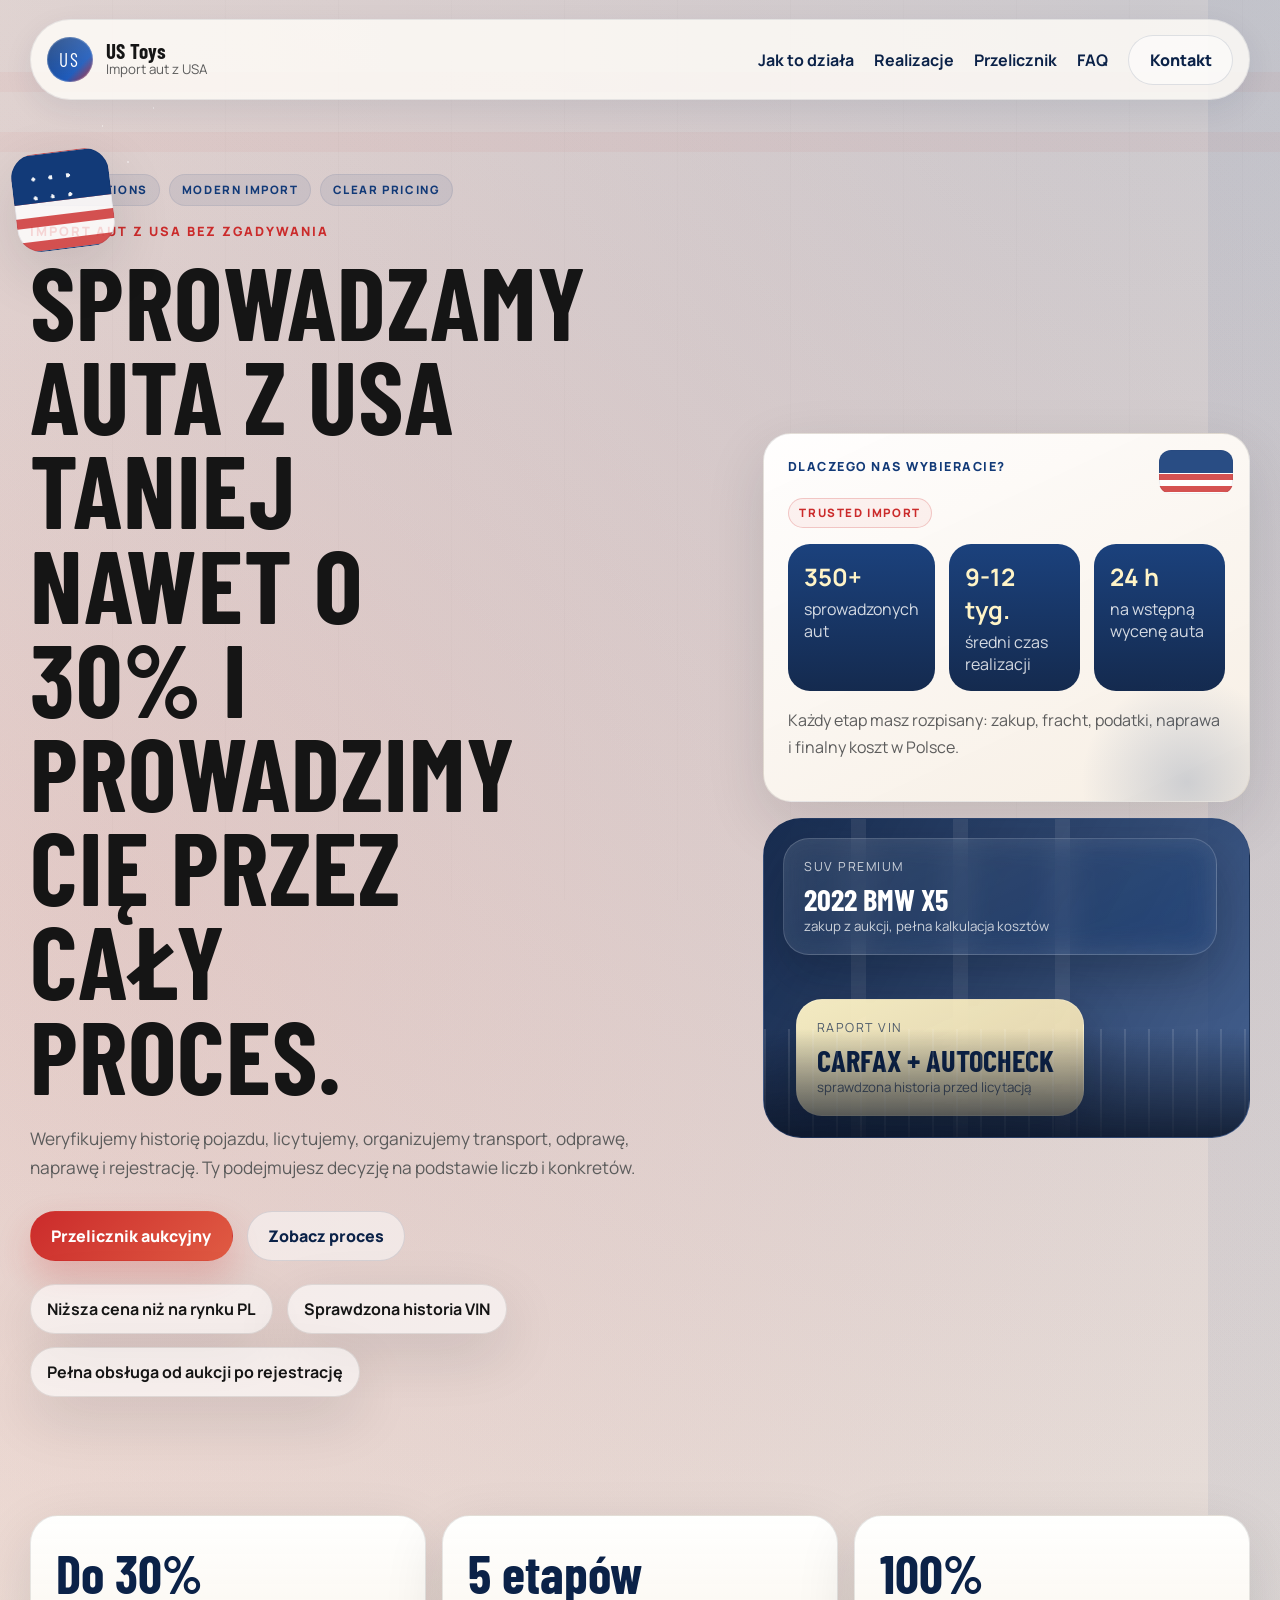
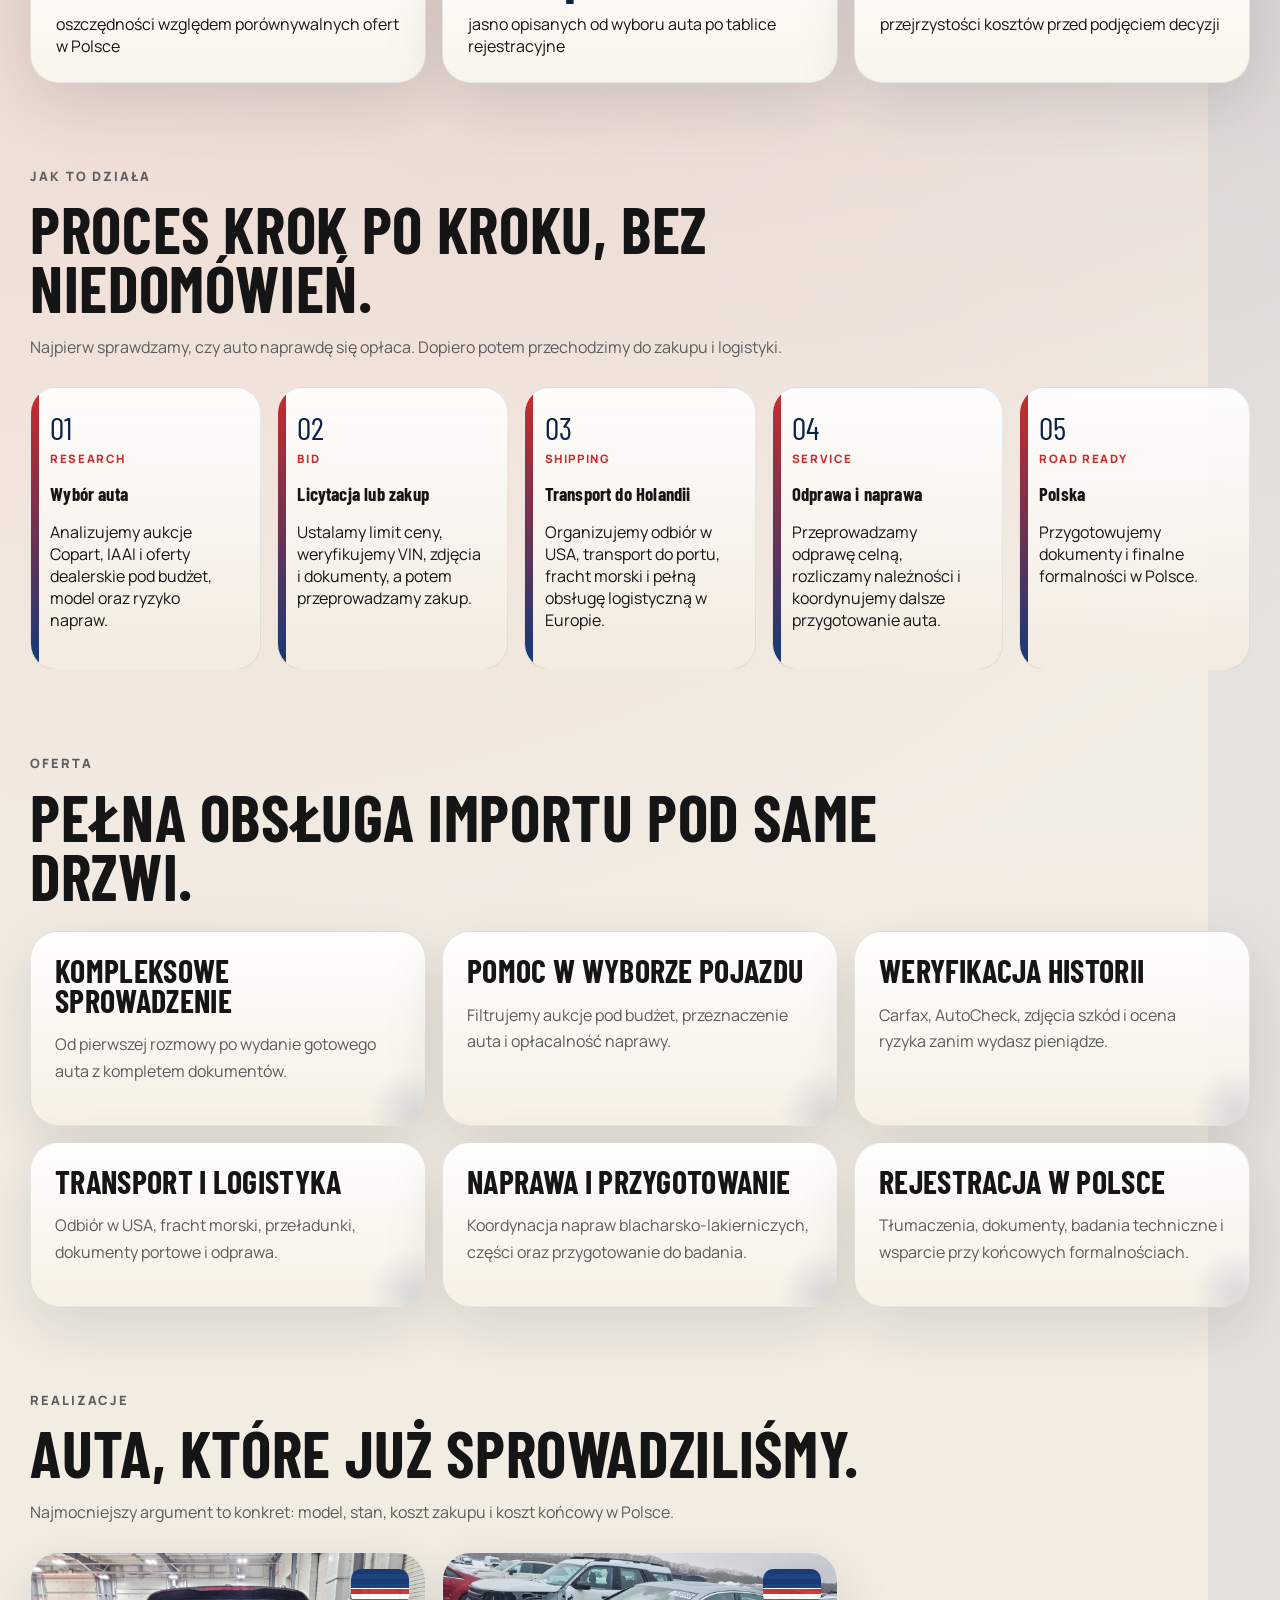
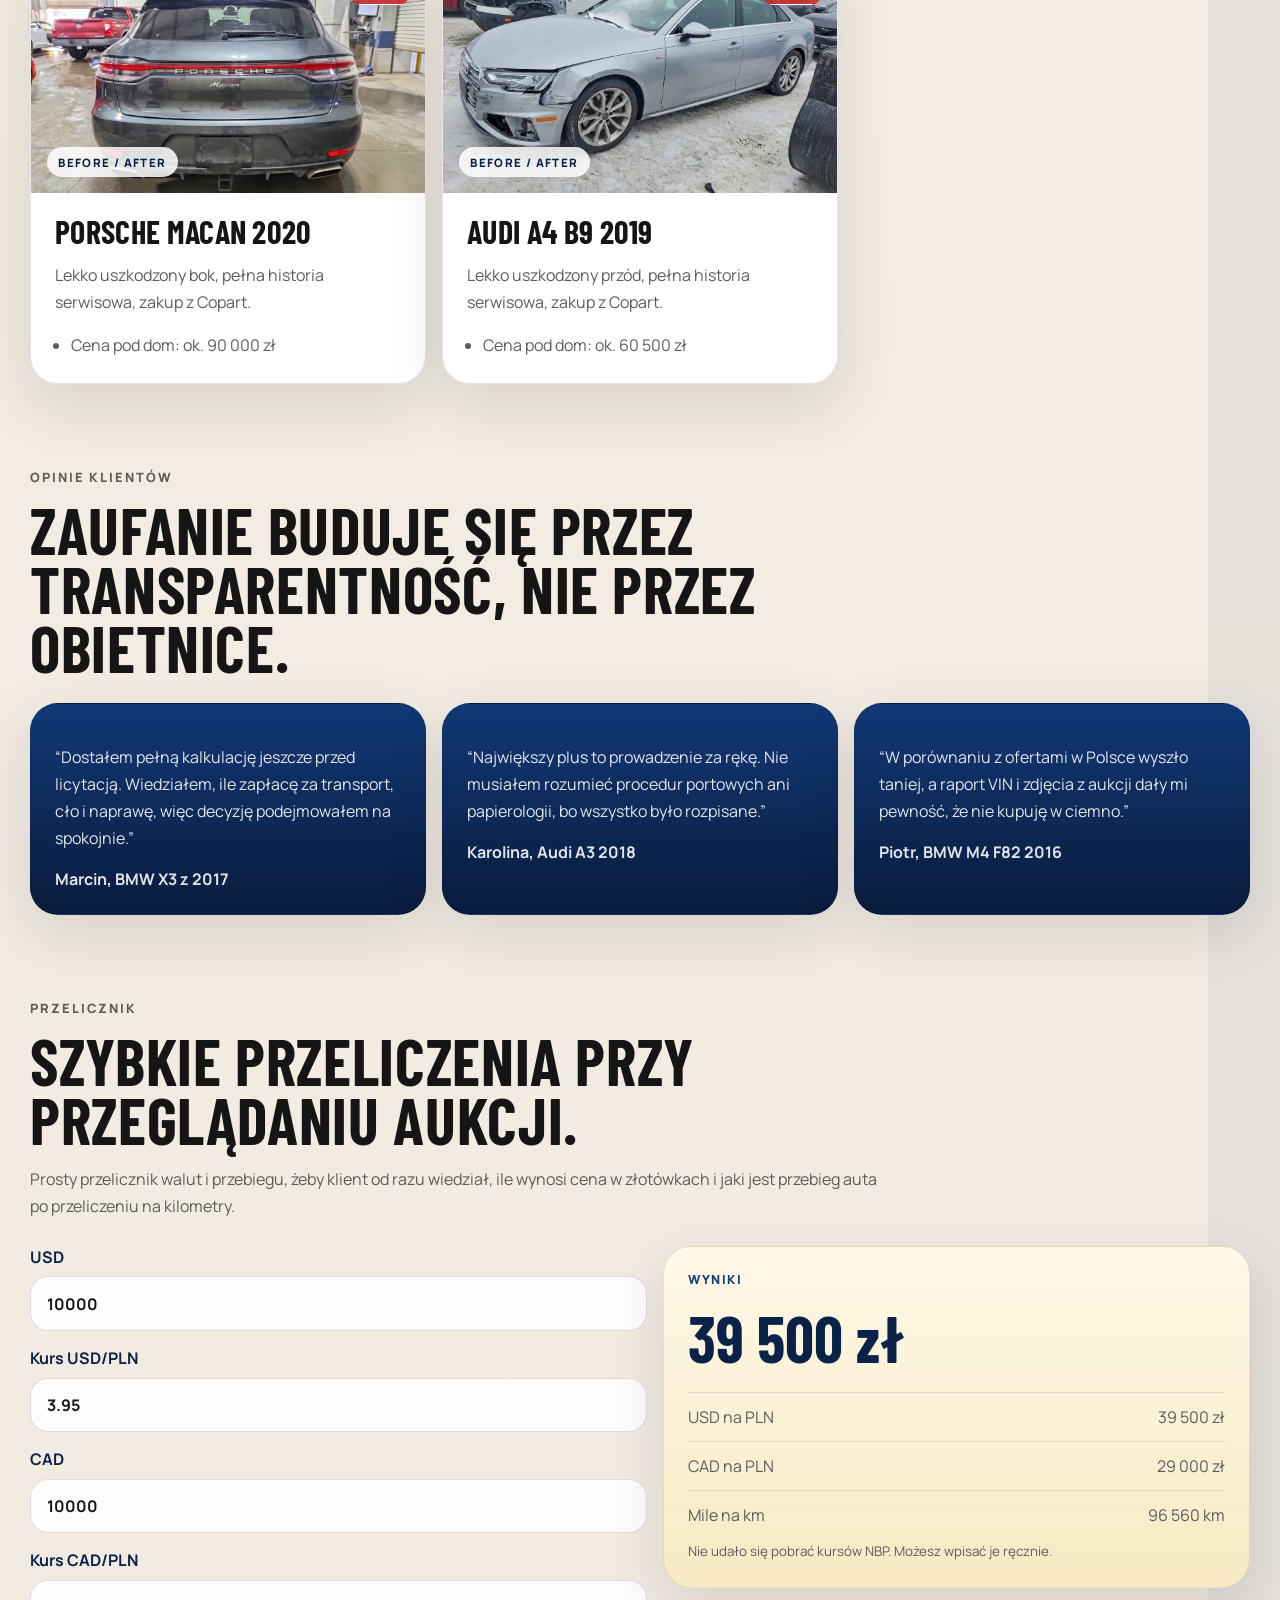
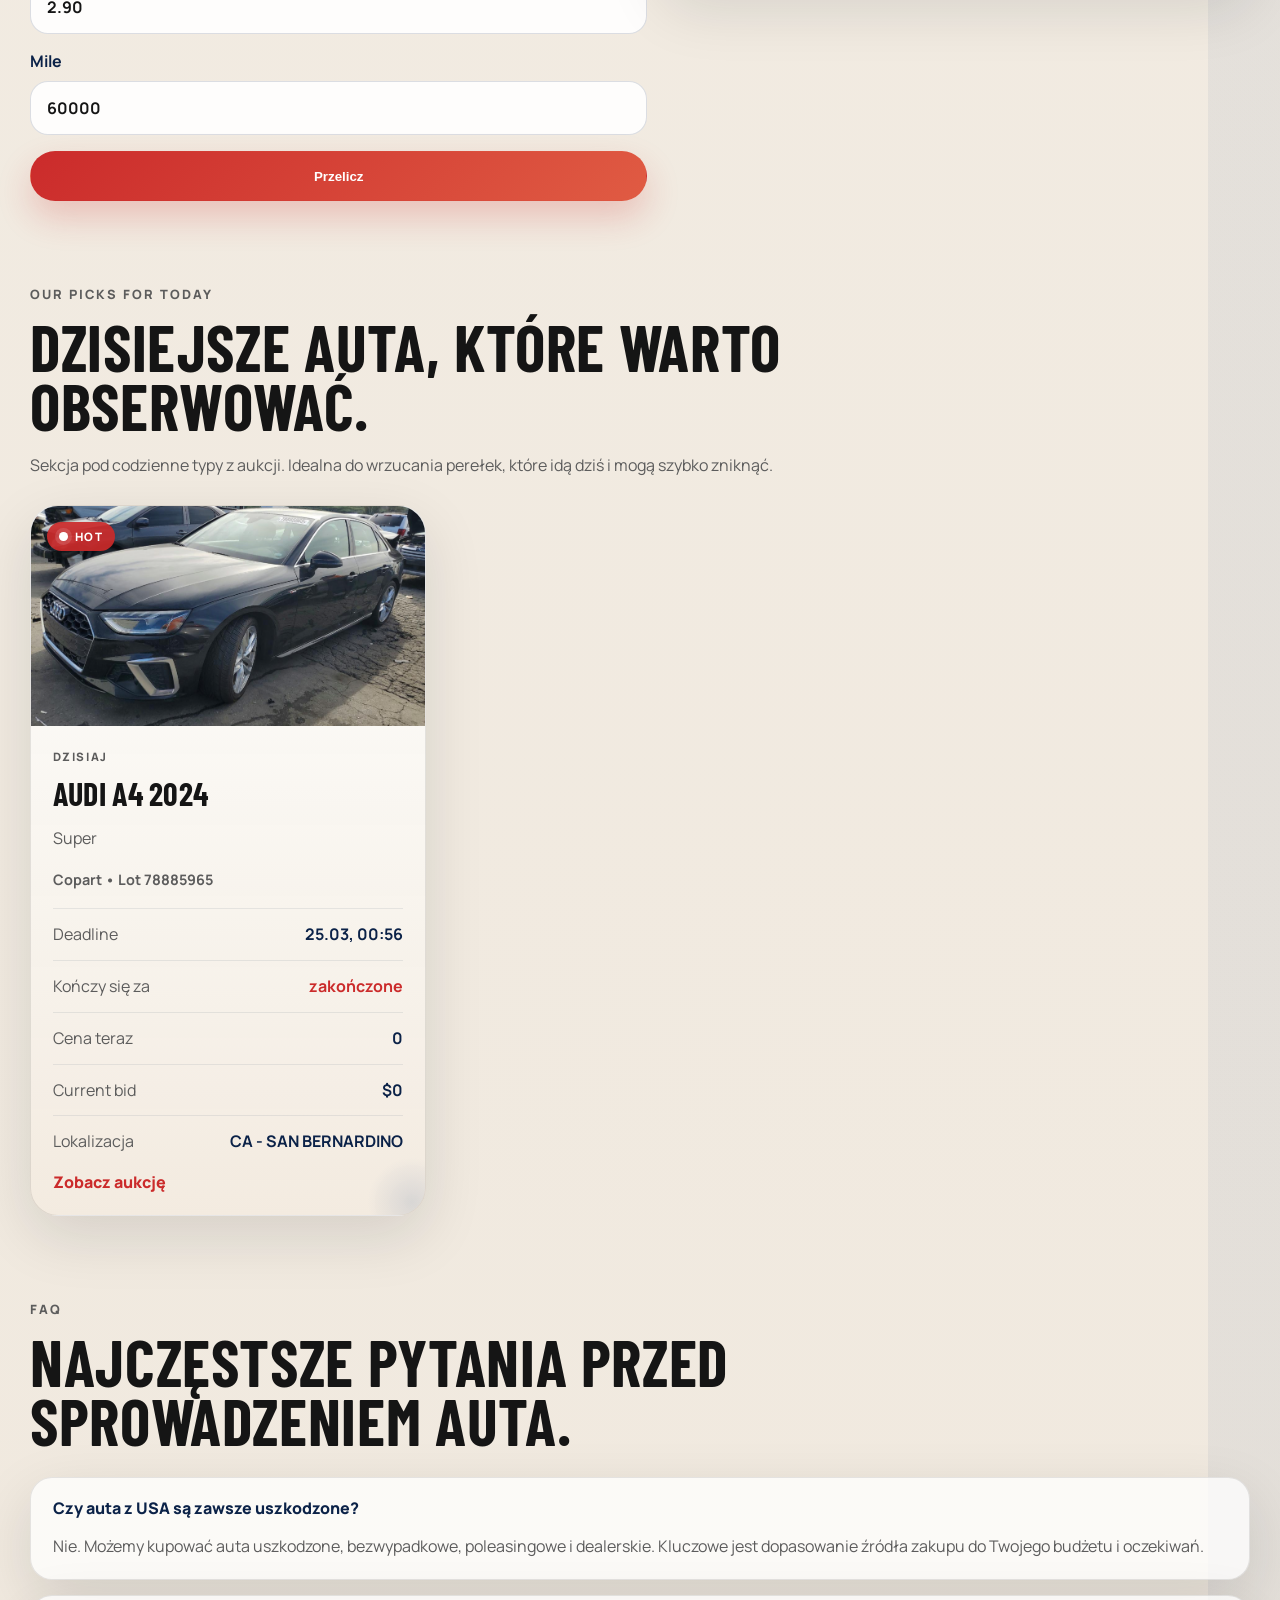
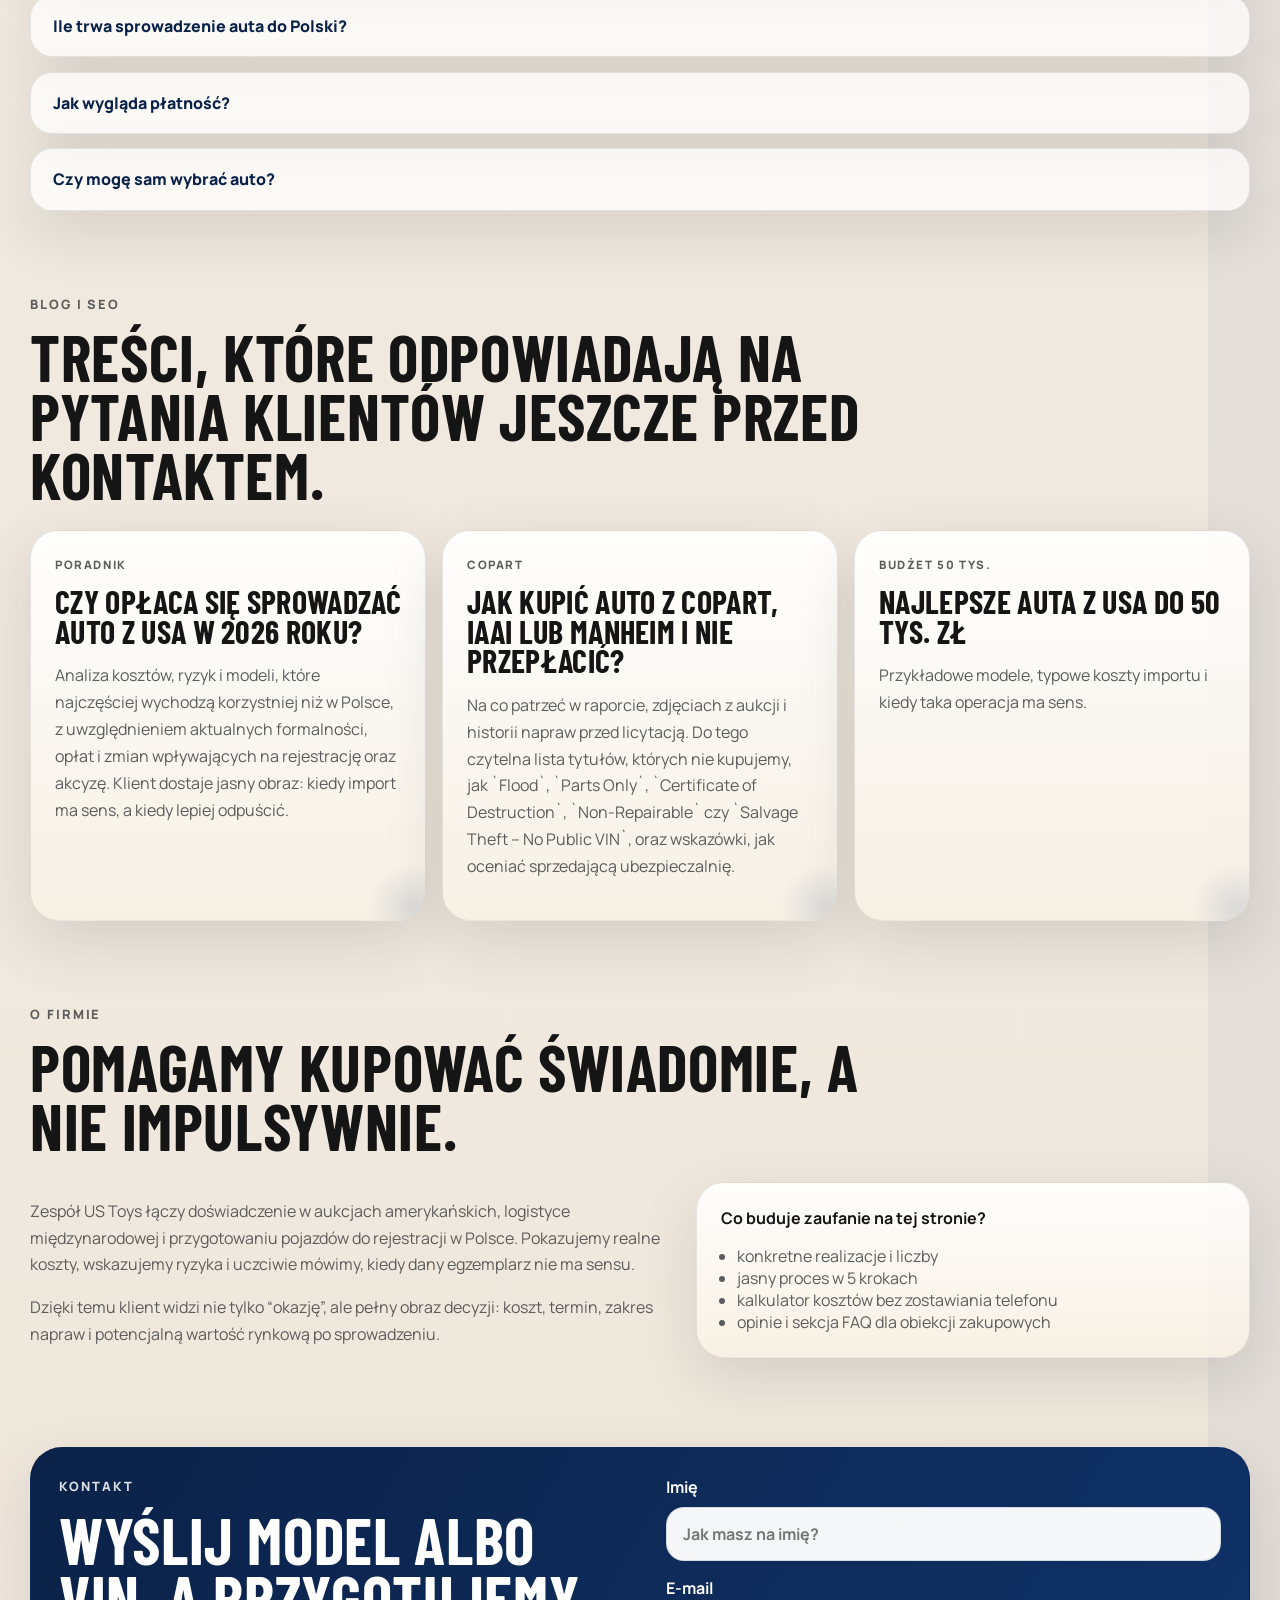
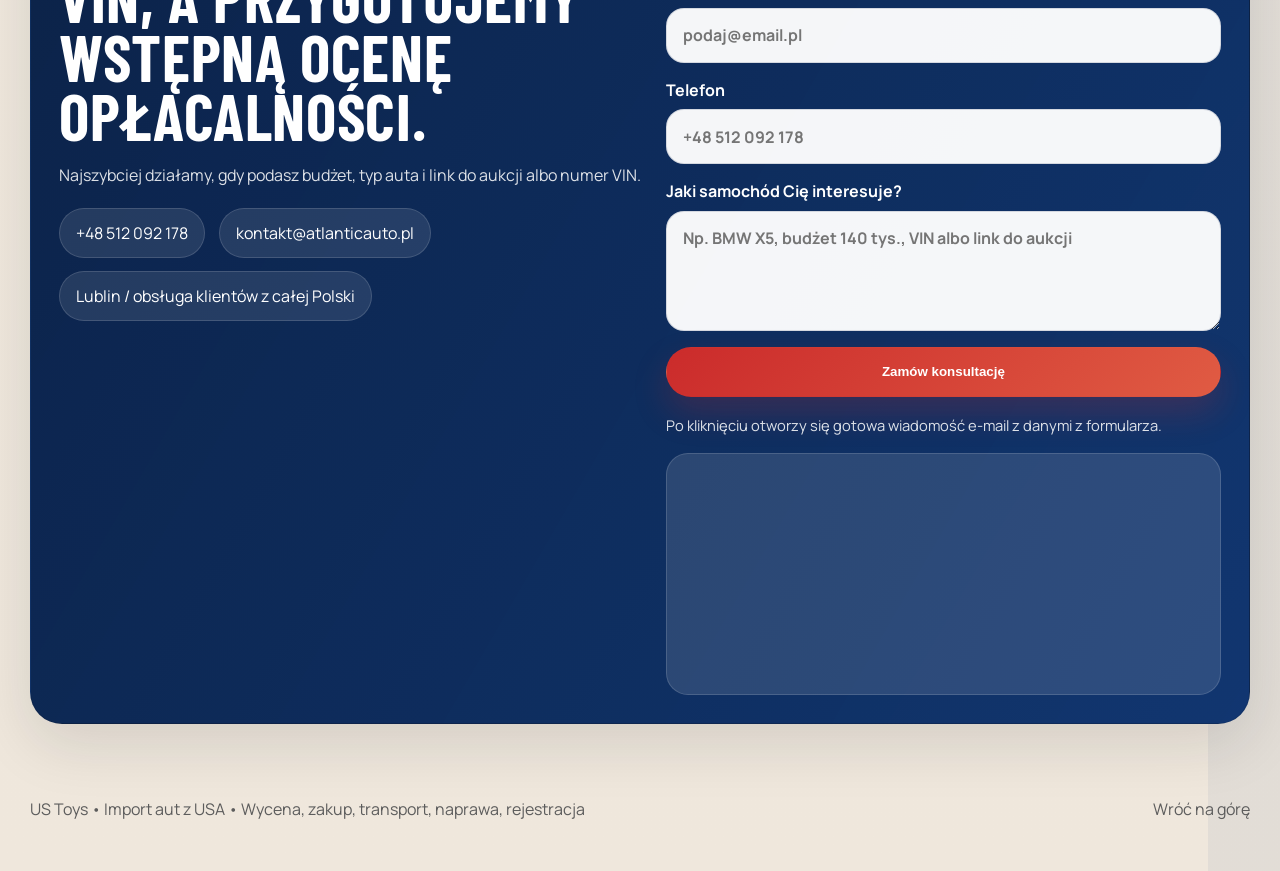
<file: index.html>
<!DOCTYPE html>
<html lang="pl">
  <head>
    <meta charset="UTF-8" />
    <meta name="viewport" content="width=device-width, initial-scale=1.0" />
    <title>US Toys | Import aut z USA pod zamówienie</title>
    <meta
      name="description"
      content="US Toys sprowadza auta z USA od wyboru aukcji po rejestrację w Polsce. Sprawdź proces, realizacje, przelicznik walut i aktualne Our Picks For Today."
    />
    <meta name="robots" content="index,follow" />
    <meta name="theme-color" content="#123a78" />
    <link rel="canonical" href="https://us-toys.netlify.app/" />
    <link rel="icon" href="/favicon.svg" type="image/svg+xml" />

    <meta property="og:type" content="website" />
    <meta property="og:locale" content="pl_PL" />
    <meta property="og:site_name" content="US Toys" />
    <meta property="og:title" content="US Toys | Import aut z USA pod zamówienie" />
    <meta
      property="og:description"
      content="Sprowadzamy auta z USA pod zamówienie, od analizy aukcji po finalne formalności w Polsce. Zobacz realizacje i dzisiejsze perełki aukcyjne."
    />
    <meta property="og:url" content="https://us-toys.netlify.app/" />
    <meta property="og:image" content="https://us-toys.netlify.app/IMG_2575.jpg" />
    <meta property="og:image:alt" content="US Toys - import aut z USA" />

    <meta name="twitter:card" content="summary_large_image" />
    <meta name="twitter:title" content="US Toys | Import aut z USA pod zamówienie" />
    <meta
      name="twitter:description"
      content="Import aut z USA od aukcji po rejestrację w Polsce. Realizacje, przelicznik i Our Picks For Today."
    />
    <meta name="twitter:image" content="https://us-toys.netlify.app/IMG_2575.jpg" />
    <link rel="preconnect" href="https://fonts.googleapis.com" />
    <link rel="preconnect" href="https://fonts.gstatic.com" crossorigin />
    <link
      href="https://fonts.googleapis.com/css2?family=Barlow+Condensed:wght@600;700&family=Manrope:wght@400;500;700;800&display=swap"
      rel="stylesheet"
    />
    <link rel="stylesheet" href="styles.css" />

    <script type="application/ld+json">
      {
        "@context": "https://schema.org",
        "@type": "AutoDealer",
        "name": "US Toys",
        "url": "https://us-toys.netlify.app/",
        "telephone": "+48 512 092 178",
        "email": "kontakt@atlanticauto.pl",
        "address": {
          "@type": "PostalAddress",
          "addressLocality": "Lublin",
          "addressCountry": "PL"
        },
        "areaServed": "Poland",
        "description": "Import aut z USA pod zamówienie, od analizy aukcji po rejestrację w Polsce."
      }
    </script>
  </head>
  <body>
    <header class="hero" id="top">
      <nav class="nav">
        <a class="brand" href="#top">
          <span class="brand-mark">US</span>
          <span class="brand-copy">
            <strong>US Toys</strong>
            <small>Import aut z USA</small>
          </span>
        </a>
        <div class="nav-links">
          <a href="#process">Jak to działa</a>
          <a href="#inventory">Realizacje</a>
          <a href="#converter">Przelicznik</a>
          <a href="#faq">FAQ</a>
          <a class="button button-ghost" href="#contact">Kontakt</a>
        </div>
      </nav>

      <div class="hero-grid">
        <div class="hero-copy">
          <div class="hero-kicker">
            <span>USA auctions</span>
            <span>modern import</span>
            <span>clear pricing</span>
          </div>
          <p class="eyebrow">Import aut z USA bez zgadywania</p>
          <h1>Sprowadzamy auta z USA taniej nawet o 30% i prowadzimy Cię przez cały proces.</h1>
          <p class="lead">
            Weryfikujemy historię pojazdu, licytujemy, organizujemy transport, odprawę, naprawę i
            rejestrację. Ty podejmujesz decyzję na podstawie liczb i konkretów.
          </p>
          <div class="hero-actions">
            <a class="button" href="#converter">Przelicznik aukcyjny</a>
            <a class="button button-ghost" href="#process">Zobacz proces</a>
          </div>
          <ul class="trust-points">
            <li>Niższa cena niż na rynku PL</li>
            <li>Sprawdzona historia VIN</li>
            <li>Pełna obsługa od aukcji po rejestrację</li>
          </ul>
        </div>

        <aside class="hero-panel">
          <div class="panel-card">
            <p class="panel-label">Dlaczego nas wybieracie?</p>
            <p class="stamp">Trusted import</p>
            <div class="metrics">
              <article>
                <strong>350+</strong>
                <span>sprowadzonych aut</span>
              </article>
              <article>
                <strong>9-12 tyg.</strong>
                <span>średni czas realizacji</span>
              </article>
              <article>
                <strong>24 h</strong>
                <span>na wstępną wycenę auta</span>
              </article>
            </div>
            <div class="panel-note">
              <p>Każdy etap masz rozpisany: zakup, fracht, podatki, naprawa i finalny koszt w Polsce.</p>
            </div>
          </div>
          <div class="hero-visual" aria-hidden="true">
            <div class="car-card car-card-main">
              <span>SUV premium</span>
              <strong>2022 BMW X5</strong>
              <small>zakup z aukcji, pełna kalkulacja kosztów</small>
            </div>
            <div class="car-card car-card-accent">
              <span>Raport VIN</span>
              <strong>Carfax + AutoCheck</strong>
              <small>sprawdzona historia przed licytacją</small>
            </div>
          </div>
        </aside>
      </div>
    </header>

    <main>
      <section class="section stats">
        <article>
          <strong>Do 30%</strong>
          <span>oszczędności względem porównywalnych ofert w Polsce</span>
        </article>
        <article>
          <strong>5 etapów</strong>
          <span>jasno opisanych od wyboru auta po tablice rejestracyjne</span>
        </article>
        <article>
          <strong>100%</strong>
          <span>przejrzystości kosztów przed podjęciem decyzji</span>
        </article>
      </section>

      <section class="section process" id="process">
        <div class="section-heading">
          <p class="eyebrow">Jak to działa</p>
          <h2>Proces krok po kroku, bez niedomówień.</h2>
          <p>
            Najpierw sprawdzamy, czy auto naprawdę się opłaca. Dopiero potem przechodzimy do zakupu
            i logistyki.
          </p>
        </div>
        <div class="timeline">
          <article>
            <span>01</span>
            <small>research</small>
            <h3>Wybór auta</h3>
            <p>Analizujemy aukcje Copart, IAAI i oferty dealerskie pod budżet, model oraz ryzyko napraw.</p>
          </article>
          <article>
            <span>02</span>
            <small>bid</small>
            <h3>Licytacja lub zakup</h3>
            <p>Ustalamy limit ceny, weryfikujemy VIN, zdjęcia i dokumenty, a potem przeprowadzamy zakup.</p>
          </article>
          <article>
            <span>03</span>
            <small>shipping</small>
            <h3>Transport do Holandii</h3>
            <p>Organizujemy odbiór w USA, transport do portu, fracht morski i pełną obsługę logistyczną w Europie.</p>
          </article>
          <article>
            <span>04</span>
            <small>service</small>
            <h3>Odprawa i naprawa</h3>
            <p>Przeprowadzamy odprawę celną, rozliczamy należności i koordynujemy dalsze przygotowanie auta.</p>
          </article>
          <article>
            <span>05</span>
            <small>road ready</small>
            <h3>Polska</h3>
            <p>Przygotowujemy dokumenty i finalne formalności w Polsce.</p>
          </article>
        </div>
      </section>

      <section class="section services" id="services">
        <div class="section-heading">
          <p class="eyebrow">Oferta</p>
          <h2>Pełna obsługa importu pod same drzwi.</h2>
        </div>
        <div class="card-grid">
          <article class="info-card">
            <h3>Kompleksowe sprowadzenie</h3>
            <p>Od pierwszej rozmowy po wydanie gotowego auta z kompletem dokumentów.</p>
          </article>
          <article class="info-card">
            <h3>Pomoc w wyborze pojazdu</h3>
            <p>Filtrujemy aukcje pod budżet, przeznaczenie auta i opłacalność naprawy.</p>
          </article>
          <article class="info-card">
            <h3>Weryfikacja historii</h3>
            <p>Carfax, AutoCheck, zdjęcia szkód i ocena ryzyka zanim wydasz pieniądze.</p>
          </article>
          <article class="info-card">
            <h3>Transport i logistyka</h3>
            <p>Odbiór w USA, fracht morski, przeładunki, dokumenty portowe i odprawa.</p>
          </article>
          <article class="info-card">
            <h3>Naprawa i przygotowanie</h3>
            <p>Koordynacja napraw blacharsko-lakierniczych, części oraz przygotowanie do badania.</p>
          </article>
          <article class="info-card">
            <h3>Rejestracja w Polsce</h3>
            <p>Tłumaczenia, dokumenty, badania techniczne i wsparcie przy końcowych formalnościach.</p>
          </article>
        </div>
      </section>

      <section class="section inventory" id="inventory">
        <div class="section-heading">
          <p class="eyebrow">Realizacje</p>
          <h2>Auta, które już sprowadziliśmy.</h2>
          <p>Najmocniejszy argument to konkret: model, stan, koszt zakupu i koszt końcowy w Polsce.</p>
        </div>
        <div class="case-grid">
          <article class="case-card">
            <div class="case-media">
              <img
                class="case-image"
                src="IMG_2575.jpg"
                alt="Porsche Macan 2020"
                onerror="this.style.display='none'; this.parentElement.classList.add('image-missing')"
              />
            </div>
            <div class="case-body">
              <h3>Porsche Macan 2020</h3>
              <p>Lekko uszkodzony bok, pełna historia serwisowa, zakup z Copart.</p>
              <ul>
                <li>Cena pod dom: ok. 90 000 zł</li>
              </ul>
            </div>
          </article>
          <article class="case-card">
            <div class="case-media">
              <img
                class="case-image"
                src="IMG_2574.jpg"
                alt="Audi A4 B9 2019"
                onerror="this.style.display='none'; this.parentElement.classList.add('image-missing')"
              />
            </div>
            <div class="case-body">
              <h3>Audi A4 B9 2019</h3>
              <p>Lekko uszkodzony przód, pełna historia serwisowa, zakup z Copart.</p>
              <ul>
                <li>Cena pod dom: ok. 60 500 zł</li>
              </ul>
            </div>
          </article>
        </div>
      </section>

      <section class="section testimonials">
        <div class="section-heading">
          <p class="eyebrow">Opinie klientów</p>
          <h2>Zaufanie buduje się przez transparentność, nie przez obietnice.</h2>
        </div>
        <div class="testimonial-grid">
          <blockquote>
            <p>
              “Dostałem pełną kalkulację jeszcze przed licytacją. Wiedziałem, ile zapłacę za transport,
              cło i naprawę, więc decyzję podejmowałem na spokojnie.”
            </p>
            <footer>Marcin, BMW X3 z 2017</footer>
          </blockquote>
          <blockquote>
            <p>
              “Największy plus to prowadzenie za rękę. Nie musiałem rozumieć procedur portowych ani
              papierologii, bo wszystko było rozpisane.”
            </p>
            <footer>Karolina, Audi A3 2018</footer>
          </blockquote>
          <blockquote>
            <p>
              “W porównaniu z ofertami w Polsce wyszło taniej, a raport VIN i zdjęcia z aukcji dały mi
              pewność, że nie kupuję w ciemno.”
            </p>
            <footer>Piotr, BMW M4 F82 2016</footer>
          </blockquote>
        </div>
      </section>

      <section class="section calculator" id="converter">
        <div class="section-heading">
          <p class="eyebrow">Przelicznik</p>
          <h2>Szybkie przeliczenia przy przeglądaniu aukcji.</h2>
          <p>
            Prosty przelicznik walut i przebiegu, żeby klient od razu wiedział, ile wynosi cena w
            złotówkach i jaki jest przebieg auta po przeliczeniu na kilometry.
          </p>
        </div>
        <div class="calculator-layout">
          <form class="calculator-form" id="converter-form">
            <label>
              USD
              <input type="number" id="usdAmount" min="0" step="1" value="10000" />
            </label>
            <label>
              Kurs USD/PLN
              <input type="number" id="usdRate" min="0" step="0.01" value="3.95" />
            </label>
            <label>
              CAD
              <input type="number" id="cadAmount" min="0" step="1" value="10000" />
            </label>
            <label>
              Kurs CAD/PLN
              <input type="number" id="cadRate" min="0" step="0.01" value="2.90" />
            </label>
            <label>
              Mile
              <input type="number" id="milesAmount" min="0" step="1" value="60000" />
            </label>
            <button class="button" type="submit">Przelicz</button>
          </form>

          <div class="result-card" aria-live="polite">
            <p class="result-label">Wyniki</p>
            <strong id="primaryResult">39 500 zł</strong>
            <div class="result-breakdown">
              <p><span>USD na PLN</span><span id="summaryUsd">39 500 zł</span></p>
              <p><span>CAD na PLN</span><span id="summaryCad">29 000 zł</span></p>
              <p><span>Mile na km</span><span id="summaryMiles">96 561 km</span></p>
            </div>
            <small id="rateStatus">Pobieranie aktualnych kursów NBP...</small>
          </div>
        </div>
      </section>

      <section class="section picks" id="picks">
        <div class="section-heading">
          <p class="eyebrow">Our Picks For Today</p>
          <h2>Dzisiejsze auta, które warto obserwować.</h2>
          <p>
            Sekcja pod codzienne typy z aukcji. Idealna do wrzucania perełek, które idą dziś i mogą
            szybko zniknąć.
          </p>
        </div>
        <div class="card-grid picks-grid" id="picksGrid"></div>
      </section>

      <section class="section faq" id="faq">
        <div class="section-heading">
          <p class="eyebrow">FAQ</p>
          <h2>Najczęstsze pytania przed sprowadzeniem auta.</h2>
        </div>
        <div class="faq-list">
          <details open>
            <summary>Czy auta z USA są zawsze uszkodzone?</summary>
            <p>
              Nie. Możemy kupować auta uszkodzone, bezwypadkowe, poleasingowe i dealerskie. Kluczowe
              jest dopasowanie źródła zakupu do Twojego budżetu i oczekiwań.
            </p>
          </details>
          <details>
            <summary>Ile trwa sprowadzenie auta do Polski?</summary>
            <p>Najczęściej od 9 do 12 tygodni, zależnie od miejsca zakupu, portu i zakresu napraw.</p>
          </details>
          <details>
            <summary>Jak wygląda płatność?</summary>
            <p>
              Przedstawiamy harmonogram kosztów etapami. Dzięki temu wiesz, kiedy płacisz za auto,
              transport, należności celno-podatkowe i prowizję.
            </p>
          </details>
          <details>
            <summary>Czy mogę sam wybrać auto?</summary>
            <p>
              Tak. Możesz przesłać własne propozycje VIN-ów albo zlecić nam cały research i selekcję
              kilku najlepszych opcji.
            </p>
          </details>
        </div>
      </section>

      <section class="section content">
        <div class="section-heading">
          <p class="eyebrow">Blog i SEO</p>
          <h2>Treści, które odpowiadają na pytania klientów jeszcze przed kontaktem.</h2>
        </div>
        <div class="card-grid blog-grid">
          <article class="info-card">
            <p class="tag">Poradnik</p>
            <h3>Czy opłaca się sprowadzać auto z USA w 2026 roku?</h3>
            <p>
              Analiza kosztów, ryzyk i modeli, które najczęściej wychodzą korzystniej niż w Polsce,
              z uwzględnieniem aktualnych formalności, opłat i zmian wpływających na rejestrację oraz
              akcyzę. Klient dostaje jasny obraz: kiedy import ma sens, a kiedy lepiej odpuścić.
            </p>
          </article>
          <article class="info-card">
            <p class="tag">Copart</p>
            <h3>Jak kupić auto z Copart, IAAI lub Manheim i nie przepłacić?</h3>
            <p>
              Na co patrzeć w raporcie, zdjęciach z aukcji i historii napraw przed licytacją. Do tego
              czytelna lista tytułów, których nie kupujemy, jak `Flood`, `Parts Only`,
              `Certificate of Destruction`, `Non-Repairable` czy `Salvage Theft – No Public VIN`,
              oraz wskazówki, jak oceniać sprzedającą ubezpieczalnię.
            </p>
          </article>
          <article class="info-card">
            <p class="tag">Budżet 50 tys.</p>
            <h3>Najlepsze auta z USA do 50 tys. zł</h3>
            <p>Przykładowe modele, typowe koszty importu i kiedy taka operacja ma sens.</p>
          </article>
        </div>
      </section>

      <section class="section about">
        <div class="section-heading">
          <p class="eyebrow">O firmie</p>
          <h2>Pomagamy kupować świadomie, a nie impulsywnie.</h2>
        </div>
        <div class="about-layout">
          <div>
            <p>
              Zespół US Toys łączy doświadczenie w aukcjach amerykańskich, logistyce
              międzynarodowej i przygotowaniu pojazdów do rejestracji w Polsce. Pokazujemy realne
              koszty, wskazujemy ryzyka i uczciwie mówimy, kiedy dany egzemplarz nie ma sensu.
            </p>
            <p>
              Dzięki temu klient widzi nie tylko “okazję”, ale pełny obraz decyzji: koszt, termin,
              zakres napraw i potencjalną wartość rynkową po sprowadzeniu.
            </p>
          </div>
          <div class="about-box">
            <strong>Co buduje zaufanie na tej stronie?</strong>
            <ul>
              <li>konkretne realizacje i liczby</li>
              <li>jasny proces w 5 krokach</li>
              <li>kalkulator kosztów bez zostawiania telefonu</li>
              <li>opinie i sekcja FAQ dla obiekcji zakupowych</li>
            </ul>
          </div>
        </div>
      </section>

      <section class="section contact" id="contact">
        <div class="contact-panel">
          <div>
            <p class="eyebrow">Kontakt</p>
            <h2>Wyślij model albo VIN, a przygotujemy wstępną ocenę opłacalności.</h2>
            <p>
              Najszybciej działamy, gdy podasz budżet, typ auta i link do aukcji albo numer VIN.
            </p>
            <div class="contact-points">
              <a href="tel:+48512092178">+48 512 092 178</a>
              <a href="mailto:kontakt@atlanticauto.pl">kontakt@atlanticauto.pl</a>
              <span>Lublin / obsługa klientów z całej Polski</span>
            </div>
          </div>
          <div class="contact-side">
            <form
              class="contact-form"
              method="POST"
              action="#contact"
            >
              <label>
                Imię
                <input type="text" name="name" placeholder="Jak masz na imię?" required />
              </label>
              <label>
                E-mail
                <input type="email" name="email" placeholder="podaj@email.pl" required />
              </label>
              <label>
                Telefon
                <input type="text" name="phone" placeholder="+48 512 092 178" />
              </label>
              <label>
                Jaki samochód Cię interesuje?
                <textarea
                  rows="4"
                  name="message"
                  placeholder="Np. BMW X5, budżet 140 tys., VIN albo link do aukcji"
                  required
                ></textarea>
              </label>
              <button class="button" type="submit">Zamów konsultację</button>
              <p class="form-note">Po kliknięciu otworzy się gotowa wiadomość e-mail z danymi z formularza.</p>
            </form>
            <div class="map-card">
              <iframe
                title="Mapa Lublin"
                src="https://www.google.com/maps?q=Lublin&output=embed"
                loading="lazy"
                referrerpolicy="no-referrer-when-downgrade"
              ></iframe>
            </div>
          </div>
        </div>
      </section>
    </main>

    <div class="form-popup" id="formPopup" hidden>
      <div class="form-popup-card">
        <p class="eyebrow">Dziękujemy</p>
        <h3>Oddzwonimy lub odpiszemy najszybciej, jak się da.</h3>
        <p>
          Zgłoszenie zostało wysłane. Jeśli podałeś VIN, link do aukcji albo budżet, łatwiej będzie
          nam wrócić z konkretną oceną.
        </p>
        <button class="button" type="button" id="closePopup">Zamknij</button>
      </div>
    </div>

    <footer class="footer">
      <p>US Toys • Import aut z USA • Wycena, zakup, transport, naprawa, rejestracja</p>
      <a href="#top">Wróć na górę</a>
    </footer>

    <script src="script.js"></script>
  </body>
</html>
</file>
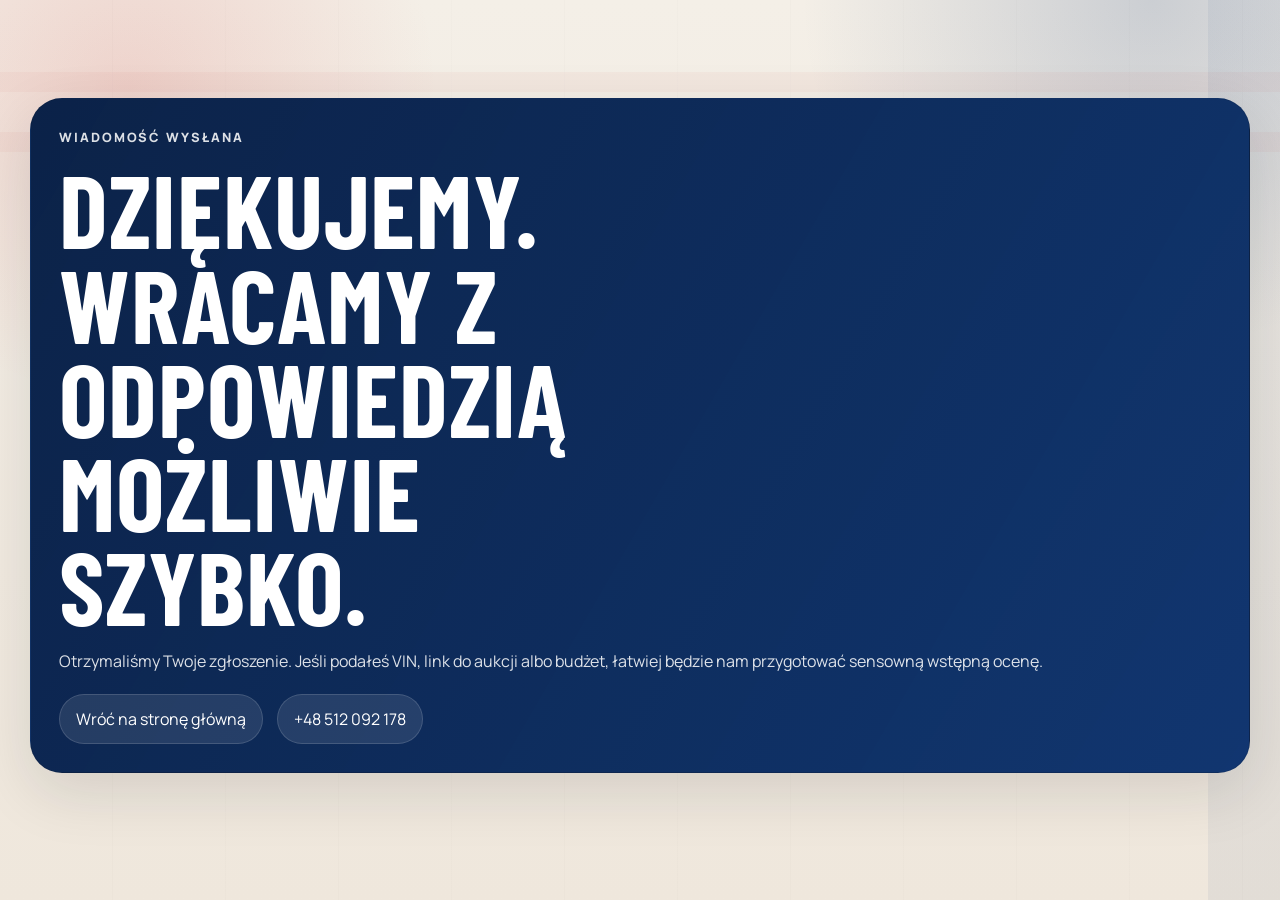
<file: success.html>
<!DOCTYPE html>
<html lang="pl">
  <head>
    <meta charset="UTF-8" />
    <meta name="viewport" content="width=device-width, initial-scale=1.0" />
    <title>Dziękujemy | US Toys</title>
    <link rel="preconnect" href="https://fonts.googleapis.com" />
    <link rel="preconnect" href="https://fonts.gstatic.com" crossorigin />
    <link
      href="https://fonts.googleapis.com/css2?family=Barlow+Condensed:wght@600;700&family=Manrope:wght@400;500;700;800&display=swap"
      rel="stylesheet"
    />
    <link rel="stylesheet" href="styles.css" />
  </head>
  <body>
    <main class="hero success-page">
      <section class="contact-panel success-card">
        <div>
          <p class="eyebrow">Wiadomość wysłana</p>
          <h1>Dziękujemy. Wracamy z odpowiedzią możliwie szybko.</h1>
          <p>
            Otrzymaliśmy Twoje zgłoszenie. Jeśli podałeś VIN, link do aukcji albo budżet, łatwiej
            będzie nam przygotować sensowną wstępną ocenę.
          </p>
          <div class="contact-points">
            <a href="/">Wróć na stronę główną</a>
            <a href="tel:+48512092178">+48 512 092 178</a>
          </div>
        </div>
      </section>
    </main>
  </body>
</html>
</file>
<file: styles.css>
* {
  box-sizing: border-box;
}

:root {
  --bg: #f3eee6;
  --paper: #fbf7f0;
  --ink: #151515;
  --muted: #5c5c5c;
  --line: rgba(21, 21, 21, 0.1);
  --navy: #123a78;
  --navy-deep: #0b2248;
  --red: #cb2b2b;
  --sand: #d8c4a3;
  --cream: #fffdf8;
  --shadow: 0 20px 60px rgba(19, 24, 34, 0.12);
  --radius: 28px;
}

html {
  scroll-behavior: smooth;
}

body {
  margin: 0;
  font-family: "Manrope", "Avenir Next", sans-serif;
  color: var(--ink);
  background:
    linear-gradient(90deg, transparent 0, transparent calc(100% - 72px), rgba(18, 58, 120, 0.06) calc(100% - 72px), rgba(18, 58, 120, 0.06) 100%),
    radial-gradient(circle at 10% 10%, rgba(203, 43, 43, 0.14), transparent 22%),
    radial-gradient(circle at 90% 0%, rgba(18, 58, 120, 0.18), transparent 24%),
    linear-gradient(180deg, #f4efe7 0%, #efe7dc 100%);
}

body.popup-open {
  overflow: hidden;
}

body::before {
  content: "";
  position: fixed;
  inset: 0;
  pointer-events: none;
  background:
    repeating-linear-gradient(
      90deg,
      transparent 0,
      transparent 112px,
      rgba(21, 21, 21, 0.028) 112px,
      rgba(21, 21, 21, 0.028) 113px
    );
  opacity: 0.4;
}

body::after {
  content: "";
  position: fixed;
  inset: 0;
  pointer-events: none;
  background:
    radial-gradient(circle at 8% 14%, rgba(255, 255, 255, 0.95) 0 1px, transparent 1px),
    radial-gradient(circle at 10% 18%, rgba(255, 255, 255, 0.95) 0 1px, transparent 1px),
    radial-gradient(circle at 12% 12%, rgba(255, 255, 255, 0.95) 0 1px, transparent 1px),
    linear-gradient(
      180deg,
      transparent 0,
      transparent 72px,
      rgba(203, 43, 43, 0.08) 72px,
      rgba(203, 43, 43, 0.08) 92px,
      transparent 92px,
      transparent 132px,
      rgba(203, 43, 43, 0.08) 132px,
      rgba(203, 43, 43, 0.08) 152px,
      transparent 152px
    );
  opacity: 0.45;
}

a {
  color: inherit;
  text-decoration: none;
}

img {
  display: block;
  max-width: 100%;
}

.hero,
.section,
.footer {
  width: min(1220px, calc(100% - 2rem));
  margin: 0 auto;
  position: relative;
  z-index: 1;
}

.hero {
  padding: 1.2rem 0 3rem;
}

.nav {
  display: flex;
  justify-content: space-between;
  align-items: center;
  gap: 1rem;
  padding: 0.9rem 1rem;
  background: rgba(255, 253, 248, 0.82);
  backdrop-filter: blur(16px);
  border: 1px solid rgba(11, 34, 72, 0.08);
  border-radius: 999px;
  box-shadow: 0 10px 30px rgba(11, 34, 72, 0.08);
  position: sticky;
  top: 1rem;
  z-index: 20;
}

.brand {
  display: inline-flex;
  align-items: center;
  gap: 0.85rem;
}

.brand-mark {
  display: grid;
  place-items: center;
  width: 2.85rem;
  height: 2.85rem;
  border-radius: 50%;
  background:
    linear-gradient(180deg, rgba(255, 255, 255, 0.16), transparent),
    linear-gradient(135deg, var(--navy), #1c59ba 68%, var(--red));
  color: white;
  font-family: "Barlow Condensed", sans-serif;
  font-size: 1.2rem;
  letter-spacing: 0.12em;
  box-shadow: inset 0 0 0 1px rgba(255, 255, 255, 0.2);
}

.brand-copy {
  display: grid;
}

.brand-copy strong,
h1,
h2,
h3 {
  font-family: "Barlow Condensed", "Arial Narrow", sans-serif;
  line-height: 0.92;
  letter-spacing: 0.01em;
}

.brand-copy strong {
  font-size: 1.3rem;
}

.brand-copy small {
  color: var(--muted);
}

.nav-links {
  display: flex;
  align-items: center;
  gap: 1.25rem;
  flex-wrap: wrap;
}

.nav-links a:not(.button) {
  color: var(--navy-deep);
  font-weight: 700;
}

.button {
  display: inline-flex;
  justify-content: center;
  align-items: center;
  min-height: 3.1rem;
  padding: 0.82rem 1.28rem;
  border-radius: 999px;
  border: 1px solid transparent;
  background: linear-gradient(135deg, var(--red), #e05b43);
  color: white;
  font-weight: 800;
  box-shadow: 0 16px 34px rgba(203, 43, 43, 0.22);
  transition: transform 180ms ease, box-shadow 180ms ease, filter 180ms ease;
}

.button:hover,
.button:focus-visible {
  transform: translateY(-1px);
  filter: saturate(1.08);
  box-shadow: 0 18px 40px rgba(203, 43, 43, 0.28);
}

.button-ghost {
  background: rgba(255, 255, 255, 0.5);
  border-color: rgba(11, 34, 72, 0.12);
  color: var(--navy-deep);
  box-shadow: none;
}

.hero-grid {
  display: grid;
  grid-template-columns: minmax(0, 1.18fr) minmax(340px, 0.82fr);
  gap: 2rem;
  align-items: center;
  padding: 4.6rem 0 1.8rem;
}

.hero-copy {
  position: relative;
}

.hero-copy::before {
  content: "";
  position: absolute;
  top: -1.4rem;
  left: -1rem;
  width: 96px;
  height: 96px;
  border-radius: 24px;
  background:
    radial-gradient(circle at 22% 25%, rgba(255, 255, 255, 0.95) 0 2px, transparent 2px),
    radial-gradient(circle at 40% 25%, rgba(255, 255, 255, 0.95) 0 2px, transparent 2px),
    radial-gradient(circle at 58% 25%, rgba(255, 255, 255, 0.95) 0 2px, transparent 2px),
    radial-gradient(circle at 22% 45%, rgba(255, 255, 255, 0.95) 0 2px, transparent 2px),
    radial-gradient(circle at 40% 45%, rgba(255, 255, 255, 0.95) 0 2px, transparent 2px),
    radial-gradient(circle at 58% 45%, rgba(255, 255, 255, 0.95) 0 2px, transparent 2px),
    linear-gradient(180deg, var(--navy) 0 50%, transparent 50%),
    repeating-linear-gradient(
      180deg,
      transparent 0 14px,
      rgba(203, 43, 43, 0.82) 14px 24px
    ),
    rgba(255, 255, 255, 0.8);
  border: 1px solid rgba(11, 34, 72, 0.08);
  box-shadow: var(--shadow);
  transform: rotate(-7deg);
}

.hero-kicker {
  display: flex;
  gap: 0.55rem;
  flex-wrap: wrap;
  margin-bottom: 1rem;
}

.hero-kicker span,
.stamp,
.timeline small,
.tag {
  text-transform: uppercase;
  letter-spacing: 0.14em;
  font-size: 0.72rem;
  font-weight: 800;
}

.hero-kicker span {
  padding: 0.48rem 0.72rem;
  border-radius: 999px;
  background: rgba(18, 58, 120, 0.08);
  border: 1px solid rgba(18, 58, 120, 0.08);
  color: var(--navy);
}

.eyebrow {
  margin: 0 0 0.8rem;
  color: var(--red);
  text-transform: uppercase;
  letter-spacing: 0.15em;
  font-size: 0.8rem;
  font-weight: 800;
}

h1 {
  margin: 0;
  font-size: clamp(3.8rem, 8vw, 7.6rem);
  max-width: 10.5ch;
  text-transform: uppercase;
}

.lead,
.section-heading p,
.info-card p,
.case-body p,
.case-body li,
.testimonial-grid p,
.faq p,
.about-layout p,
.contact-panel p,
.panel-note p,
.result-card small {
  color: var(--muted);
  line-height: 1.68;
}

.lead {
  font-size: 1.08rem;
  max-width: 58ch;
  margin: 1.45rem 0 1.8rem;
}

.hero-actions,
.trust-points,
.contact-points {
  display: flex;
  gap: 0.85rem;
  flex-wrap: wrap;
}

.trust-points {
  list-style: none;
  margin: 1.45rem 0 0;
  padding: 0;
}

.trust-points li,
.stats article,
.info-card,
.case-card,
.testimonial-grid blockquote,
.result-card,
.faq-list details,
.about-box,
.contact-panel,
.panel-card {
  border: 1px solid var(--line);
  box-shadow: var(--shadow);
}

.trust-points li {
  padding: 0.8rem 1rem;
  border-radius: 999px;
  background: rgba(255, 255, 255, 0.6);
  font-weight: 700;
}

.hero-panel {
  display: grid;
  gap: 1rem;
}

.panel-card {
  position: relative;
  padding: 1.5rem;
  border-radius: var(--radius);
  overflow: hidden;
  background:
    linear-gradient(155deg, rgba(255, 255, 255, 0.9), rgba(246, 238, 226, 0.92)),
    var(--paper);
}

.panel-card::after {
  content: "";
  position: absolute;
  inset: auto -10% -25% auto;
  width: 220px;
  height: 220px;
  border-radius: 50%;
  background: radial-gradient(circle, rgba(18, 58, 120, 0.18), transparent 68%);
}

.panel-card::before {
  content: "";
  position: absolute;
  top: 1rem;
  right: 1rem;
  width: 74px;
  height: 44px;
  border-radius: 12px;
  background:
    linear-gradient(180deg, var(--navy) 0 52%, transparent 52%),
    repeating-linear-gradient(
      180deg,
      rgba(203, 43, 43, 0.9) 0 6px,
      rgba(255, 255, 255, 0.95) 6px 12px
    );
  box-shadow: inset 0 0 0 1px rgba(11, 34, 72, 0.08);
  opacity: 0.9;
}

.panel-label,
.result-label {
  margin: 0 0 0.7rem;
  text-transform: uppercase;
  letter-spacing: 0.12em;
  font-size: 0.78rem;
  font-weight: 800;
  color: var(--navy);
}

.stamp {
  display: inline-flex;
  margin-bottom: 1rem;
  padding: 0.42rem 0.65rem;
  color: var(--red);
  border: 1px solid rgba(203, 43, 43, 0.22);
  border-radius: 999px;
  background: rgba(203, 43, 43, 0.05);
}

.metrics {
  display: grid;
  grid-template-columns: repeat(3, 1fr);
  gap: 0.9rem;
}

.metrics article {
  padding: 1rem;
  border-radius: 22px;
  background: linear-gradient(180deg, rgba(18, 58, 120, 0.96), rgba(11, 34, 72, 0.96));
  color: white;
}

.metrics strong {
  display: block;
  font-size: 1.5rem;
  margin-bottom: 0.3rem;
  color: #fff4c7;
}

.metrics span {
  color: rgba(255, 255, 255, 0.82);
}

.hero-visual {
  min-height: 320px;
  position: relative;
  border-radius: calc(var(--radius) + 10px);
  overflow: hidden;
  border: 1px solid rgba(11, 34, 72, 0.1);
  background:
    linear-gradient(120deg, rgba(11, 34, 72, 0.94), rgba(18, 58, 120, 0.74)),
    linear-gradient(0deg, rgba(255, 255, 255, 0.02), rgba(255, 255, 255, 0.02));
}

.hero-visual::before {
  content: "";
  position: absolute;
  inset: 0;
  background:
    linear-gradient(90deg, transparent 0, transparent 18%, rgba(255, 255, 255, 0.08) 18%, rgba(255, 255, 255, 0.08) 21%, transparent 21%, transparent 39%, rgba(255, 255, 255, 0.08) 39%, rgba(255, 255, 255, 0.08) 42%, transparent 42%, transparent 60%, rgba(255, 255, 255, 0.08) 60%, rgba(255, 255, 255, 0.08) 63%, transparent 63%);
  mix-blend-mode: screen;
}

.hero-visual::after {
  content: "";
  position: absolute;
  inset: auto 0 0 0;
  height: 34%;
  background:
    linear-gradient(180deg, transparent, rgba(9, 18, 35, 0.8)),
    repeating-linear-gradient(
      90deg,
      rgba(255, 255, 255, 0.12) 0,
      rgba(255, 255, 255, 0.12) 2px,
      transparent 2px,
      transparent 24px
    );
}

.car-card {
  position: absolute;
  padding: 1.2rem 1.25rem;
  border-radius: 26px;
  border: 1px solid rgba(255, 255, 255, 0.16);
  box-shadow: 0 20px 50px rgba(4, 10, 20, 0.28);
}

.car-card span,
.car-card small {
  display: block;
}

.car-card span {
  margin-bottom: 0.35rem;
  text-transform: uppercase;
  letter-spacing: 0.12em;
  font-size: 0.78rem;
}

.car-card strong {
  font-size: 1.9rem;
  font-family: "Barlow Condensed", sans-serif;
  text-transform: uppercase;
}

.car-card-main {
  inset: 1.2rem 2rem auto 1.2rem;
  background: linear-gradient(155deg, rgba(255, 255, 255, 0.14), rgba(255, 255, 255, 0.05));
  color: white;
  backdrop-filter: blur(14px);
}

.car-card-main span,
.car-card-main small {
  color: rgba(255, 255, 255, 0.76);
}

.car-card-accent {
  left: 2rem;
  bottom: 1.3rem;
  width: min(18rem, calc(100% - 4rem));
  background: linear-gradient(155deg, rgba(255, 244, 199, 0.95), rgba(245, 225, 176, 0.88));
  color: var(--navy-deep);
}

.car-card-accent span,
.car-card-accent small {
  color: rgba(11, 34, 72, 0.7);
}

.section {
  padding: 2.6rem 0;
}

.stats {
  display: grid;
  grid-template-columns: repeat(3, 1fr);
  gap: 1rem;
}

.stats article {
  padding: 1.55rem;
  border-radius: var(--radius);
  background:
    linear-gradient(180deg, rgba(255, 255, 255, 0.9), rgba(249, 243, 234, 0.86)),
    var(--cream);
}

.stats strong {
  display: block;
  margin-bottom: 0.5rem;
  font-size: clamp(2.2rem, 5vw, 3.3rem);
  font-family: "Barlow Condensed", sans-serif;
  color: var(--navy-deep);
}

.section-heading {
  margin-bottom: 1.6rem;
  max-width: 54rem;
}

h2 {
  margin: 0 0 0.8rem;
  font-size: clamp(2.6rem, 5vw, 4.9rem);
  text-transform: uppercase;
}

.timeline {
  display: grid;
  grid-template-columns: repeat(5, 1fr);
  gap: 1rem;
}

.timeline article {
  position: relative;
  padding: 1.3rem 1.2rem 1.4rem;
  border-radius: 26px;
  overflow: hidden;
  background: linear-gradient(180deg, rgba(255, 255, 255, 0.92), rgba(243, 235, 224, 0.9));
  border: 1px solid rgba(11, 34, 72, 0.08);
}

.timeline article::before {
  content: "";
  position: absolute;
  inset: 0 auto 0 0;
  width: 8px;
  background: linear-gradient(180deg, var(--red), var(--navy));
}

.timeline span {
  display: inline-flex;
  margin-bottom: 0.3rem;
  font-size: 2rem;
  font-family: "Barlow Condensed", sans-serif;
  color: var(--navy-deep);
}

.timeline small {
  display: block;
  color: var(--red);
  margin-bottom: 0.7rem;
}

.card-grid,
.case-grid,
.testimonial-grid,
.blog-grid,
.calculator-layout,
.about-layout {
  display: grid;
  gap: 1rem;
}

.card-grid {
  grid-template-columns: repeat(3, 1fr);
}

.info-card,
.case-card,
.result-card,
.about-box {
  padding: 1.5rem;
  border-radius: var(--radius);
}

.info-card {
  position: relative;
  overflow: hidden;
  background: linear-gradient(180deg, rgba(255, 255, 255, 0.92), rgba(247, 240, 229, 0.92));
}

.info-card::after {
  content: "";
  position: absolute;
  inset: auto -2rem -2rem auto;
  width: 90px;
  height: 90px;
  border-radius: 50%;
  background: radial-gradient(circle, rgba(18, 58, 120, 0.12), transparent 70%);
}

.info-card h3,
.case-body h3 {
  margin: 0 0 0.7rem;
  font-size: 2rem;
  text-transform: uppercase;
}

.case-grid,
.testimonial-grid {
  grid-template-columns: repeat(3, 1fr);
}

.case-card {
  overflow: hidden;
  padding: 0;
  background: #fff;
}

.case-media {
  height: 240px;
  position: relative;
  overflow: hidden;
  background:
    linear-gradient(140deg, rgba(18, 58, 120, 0.92), rgba(11, 34, 72, 0.8)),
    linear-gradient(45deg, #8998a8, #171c24);
}

.case-media.image-missing::after {
  content: "DODAJ ZDJECIE JPG DO PROJEKTU";
  position: absolute;
  inset: 50% auto auto 50%;
  transform: translate(-50%, -50%);
  padding: 0.7rem 1rem;
  border-radius: 999px;
  background: rgba(255, 255, 255, 0.9);
  color: var(--navy-deep);
  font-size: 0.76rem;
  font-weight: 800;
  letter-spacing: 0.12em;
  z-index: 1;
}

.case-media::after {
  content: "BEFORE / AFTER";
  position: absolute;
  left: 1rem;
  bottom: 1rem;
  padding: 0.45rem 0.7rem;
  border-radius: 999px;
  background: rgba(255, 255, 255, 0.85);
  color: var(--navy-deep);
  font-size: 0.72rem;
  font-weight: 800;
  letter-spacing: 0.12em;
}

.case-media::before {
  content: "";
  position: absolute;
  top: 1rem;
  right: 1rem;
  width: 58px;
  height: 36px;
  border-radius: 10px;
  background:
    linear-gradient(180deg, rgba(18, 58, 120, 0.95) 0 52%, transparent 52%),
    repeating-linear-gradient(
      180deg,
      rgba(203, 43, 43, 0.9) 0 5px,
      rgba(255, 255, 255, 0.95) 5px 10px
  );
  box-shadow: 0 8px 24px rgba(12, 22, 39, 0.18);
}

.case-image {
  width: 100%;
  height: 100%;
  object-fit: cover;
  display: block;
}

.case-body {
  padding: 1.5rem;
}

.case-body ul,
.about-box ul {
  margin: 1rem 0 0;
  padding-left: 1rem;
  color: var(--muted);
}

.testimonial-grid blockquote {
  margin: 0;
  padding: 1.5rem;
  border-radius: var(--radius);
  background:
    linear-gradient(180deg, rgba(18, 58, 120, 0.96), rgba(9, 27, 60, 0.98)),
    var(--navy-deep);
  color: white;
}

.testimonial-grid p,
.testimonial-grid footer {
  color: rgba(255, 255, 255, 0.88);
}

.testimonial-grid footer {
  margin-top: 1rem;
  font-weight: 700;
}

.calculator-layout {
  grid-template-columns: minmax(0, 1fr) minmax(300px, 0.95fr);
  align-items: start;
}

.calculator-form,
.contact-form,
.contact-side {
  display: grid;
  gap: 1rem;
}

.calculator-form label,
.contact-form label {
  display: grid;
  gap: 0.55rem;
  font-weight: 700;
  color: var(--navy-deep);
}

input,
textarea {
  width: 100%;
  border: 1px solid rgba(11, 34, 72, 0.14);
  border-radius: 18px;
  padding: 0.95rem 1rem;
  background: rgba(255, 255, 255, 0.88);
  font: inherit;
  color: var(--ink);
}

input:focus,
textarea:focus {
  outline: 2px solid rgba(18, 58, 120, 0.12);
  border-color: var(--navy);
}

.result-card {
  background:
    linear-gradient(180deg, rgba(255, 249, 233, 0.95), rgba(246, 233, 195, 0.92)),
    #fff0c9;
}

.result-card strong {
  display: block;
  margin-bottom: 1rem;
  font-size: clamp(2.6rem, 5vw, 4.4rem);
  font-family: "Barlow Condensed", sans-serif;
  color: var(--navy-deep);
}

.result-breakdown p {
  display: flex;
  justify-content: space-between;
  gap: 1rem;
  margin: 0;
  padding: 0.82rem 0;
  border-top: 1px solid rgba(11, 34, 72, 0.1);
  color: var(--muted);
}

.faq-list {
  display: grid;
  gap: 0.9rem;
}

.faq-list details {
  padding: 1.2rem 1.35rem;
  border-radius: 22px;
  background: rgba(255, 255, 255, 0.75);
}

.faq-list summary {
  cursor: pointer;
  list-style: none;
  font-weight: 800;
  color: var(--navy-deep);
}

.faq-list summary::-webkit-details-marker {
  display: none;
}

.faq-list p {
  margin: 0.9rem 0 0;
}

.tag {
  margin: 0 0 0.8rem;
  color: var(--red);
}

.pick-card {
  overflow: hidden;
  padding: 0;
  background:
    linear-gradient(180deg, rgba(255, 255, 255, 0.94), rgba(243, 235, 224, 0.9));
}

.pick-image-wrap {
  position: relative;
  height: 220px;
  overflow: hidden;
  background:
    linear-gradient(140deg, rgba(18, 58, 120, 0.92), rgba(11, 34, 72, 0.8)),
    linear-gradient(45deg, #8998a8, #171c24);
}

.pick-image-wrap.image-missing::after {
  content: "DODAJ ZDJECIE";
  position: absolute;
  inset: 50% auto auto 50%;
  transform: translate(-50%, -50%);
  padding: 0.65rem 0.95rem;
  border-radius: 999px;
  background: rgba(255, 255, 255, 0.9);
  color: var(--navy-deep);
  font-size: 0.74rem;
  font-weight: 800;
  letter-spacing: 0.12em;
}

.pick-image {
  width: 100%;
  height: 100%;
  object-fit: cover;
  display: block;
}

.pick-status {
  position: absolute;
  top: 1rem;
  left: 1rem;
  display: inline-flex;
  align-items: center;
  gap: 0.45rem;
  padding: 0.45rem 0.75rem;
  border-radius: 999px;
  font-size: 0.72rem;
  font-weight: 800;
  text-transform: uppercase;
  letter-spacing: 0.12em;
  color: white;
}

.pick-status-icon {
  width: 0.55rem;
  height: 0.55rem;
  border-radius: 50%;
  background: currentColor;
  box-shadow: 0 0 0 4px rgba(255, 255, 255, 0.12);
}

.pick-status-hot {
  background: rgba(203, 43, 43, 0.92);
}

.pick-status-worth-watching {
  background: rgba(18, 58, 120, 0.92);
}

.pick-status-risky {
  background: rgba(132, 92, 18, 0.92);
}

.pick-body {
  padding: 1.35rem;
}

.pick-auction-meta {
  margin: 0.85rem 0 0;
  color: var(--navy-deep);
  font-size: 0.9rem;
  font-weight: 700;
}

.pick-data {
  display: grid;
  gap: 0.75rem;
  margin-top: 1rem;
}

.pick-data p {
  display: flex;
  justify-content: space-between;
  gap: 1rem;
  margin: 0;
  padding-top: 0.75rem;
  border-top: 1px solid rgba(11, 34, 72, 0.08);
}

.pick-data span {
  color: var(--muted);
}

.pick-data strong {
  color: var(--navy-deep);
}

.pick-data p:nth-child(2) strong {
  color: var(--red);
}

.pick-link {
  display: inline-flex;
  margin-top: 1rem;
  font-weight: 800;
  color: var(--red);
}

.pick-meta {
  margin-top: 1rem;
  padding-top: 0.9rem;
  border-top: 1px solid rgba(11, 34, 72, 0.1);
  color: var(--navy-deep);
  font-weight: 700;
}

.about-layout {
  grid-template-columns: minmax(0, 1.08fr) minmax(300px, 0.92fr);
  align-items: start;
}

.about-box {
  background: linear-gradient(180deg, rgba(255, 255, 255, 0.92), rgba(249, 241, 229, 0.88));
}

.contact-panel {
  display: grid;
  grid-template-columns: minmax(0, 1fr) minmax(320px, 0.95fr);
  gap: 1.4rem;
  padding: 1.75rem;
  border-radius: calc(var(--radius) + 4px);
  background:
    linear-gradient(120deg, rgba(11, 34, 72, 0.96), rgba(18, 58, 120, 0.84)),
    var(--navy-deep);
  color: white;
}

.contact-side {
  align-content: start;
}

.contact-panel .eyebrow,
.contact-panel h2,
.contact-panel p,
.contact-panel label {
  color: white;
}

.contact-panel p {
  opacity: 0.86;
}

.contact-points {
  margin-top: 1.2rem;
}

.contact-points a,
.contact-points span {
  padding: 0.8rem 1rem;
  border-radius: 999px;
  background: rgba(255, 255, 255, 0.1);
  border: 1px solid rgba(255, 255, 255, 0.14);
}

.contact-form input,
.contact-form textarea {
  background: rgba(255, 255, 255, 0.96);
}

.form-note {
  margin: 0;
  font-size: 0.92rem;
  opacity: 0.82;
}

.form-popup {
  position: fixed;
  inset: 0;
  display: grid;
  place-items: center;
  padding: 1rem;
  background: rgba(8, 18, 36, 0.58);
  backdrop-filter: blur(8px);
  z-index: 50;
}

.form-popup[hidden] {
  display: none !important;
}

.form-popup-card {
  width: min(560px, 100%);
  padding: 1.6rem;
  border-radius: 28px;
  background:
    linear-gradient(120deg, rgba(11, 34, 72, 0.96), rgba(18, 58, 120, 0.84)),
    var(--navy-deep);
  box-shadow: 0 26px 80px rgba(8, 18, 36, 0.28);
  color: white;
  border: 1px solid rgba(255, 255, 255, 0.12);
}

.form-popup-card h3 {
  margin: 0 0 0.9rem;
  font-size: clamp(2rem, 6vw, 3.2rem);
  text-transform: uppercase;
}

.form-popup-card p {
  color: rgba(255, 255, 255, 0.86);
}

.success-page {
  min-height: 100vh;
  display: grid;
  align-items: center;
}

.success-card {
  grid-template-columns: 1fr;
}

.success-card h1 {
  max-width: 12ch;
}

.map-card {
  overflow: hidden;
  min-height: 240px;
  border-radius: 22px;
  border: 1px solid rgba(255, 255, 255, 0.14);
  background: rgba(255, 255, 255, 0.12);
}

.map-card iframe {
  width: 100%;
  height: 100%;
  min-height: 240px;
  border: 0;
  display: block;
}

.footer {
  display: flex;
  justify-content: space-between;
  align-items: center;
  gap: 1rem;
  padding: 1rem 0 2.2rem;
  color: var(--muted);
}

@media (max-width: 1100px) {
  .hero-grid,
  .timeline,
  .card-grid,
  .case-grid,
  .testimonial-grid,
  .stats,
  .calculator-layout,
  .about-layout,
  .contact-panel {
    grid-template-columns: 1fr 1fr;
  }

  .timeline article:last-child,
  .case-card:last-child,
  .testimonial-grid blockquote:last-child,
  .stats article:last-child {
    grid-column: span 2;
  }
}

@media (max-width: 760px) {
  .nav {
    position: static;
    border-radius: 28px;
  }

  .nav-links,
  .hero-actions,
  .trust-points,
  .contact-points,
  .footer,
  .hero-grid,
  .timeline,
  .card-grid,
  .case-grid,
  .testimonial-grid,
  .stats,
  .calculator-layout,
  .about-layout,
  .contact-panel,
  .metrics {
    display: grid;
    grid-template-columns: 1fr;
  }

  .nav-links {
    gap: 0.8rem;
  }

  .hero-grid {
    padding-top: 2.4rem;
  }

  .hero-copy::before {
    width: 72px;
    height: 72px;
    top: -1rem;
    left: 0;
  }

  h1 {
    max-width: none;
    font-size: clamp(3rem, 16vw, 5rem);
  }

  h2 {
    font-size: clamp(2.2rem, 12vw, 3.6rem);
  }

  .hero-visual {
    min-height: 340px;
  }

  .car-card-main {
    inset: 1rem 1rem auto 1rem;
  }

  .car-card-accent {
    left: 1rem;
    right: 1rem;
    width: auto;
    bottom: 1rem;
  }

  .timeline article:last-child,
  .case-card:last-child,
  .testimonial-grid blockquote:last-child,
  .stats article:last-child {
    grid-column: auto;
  }
}
</file>
